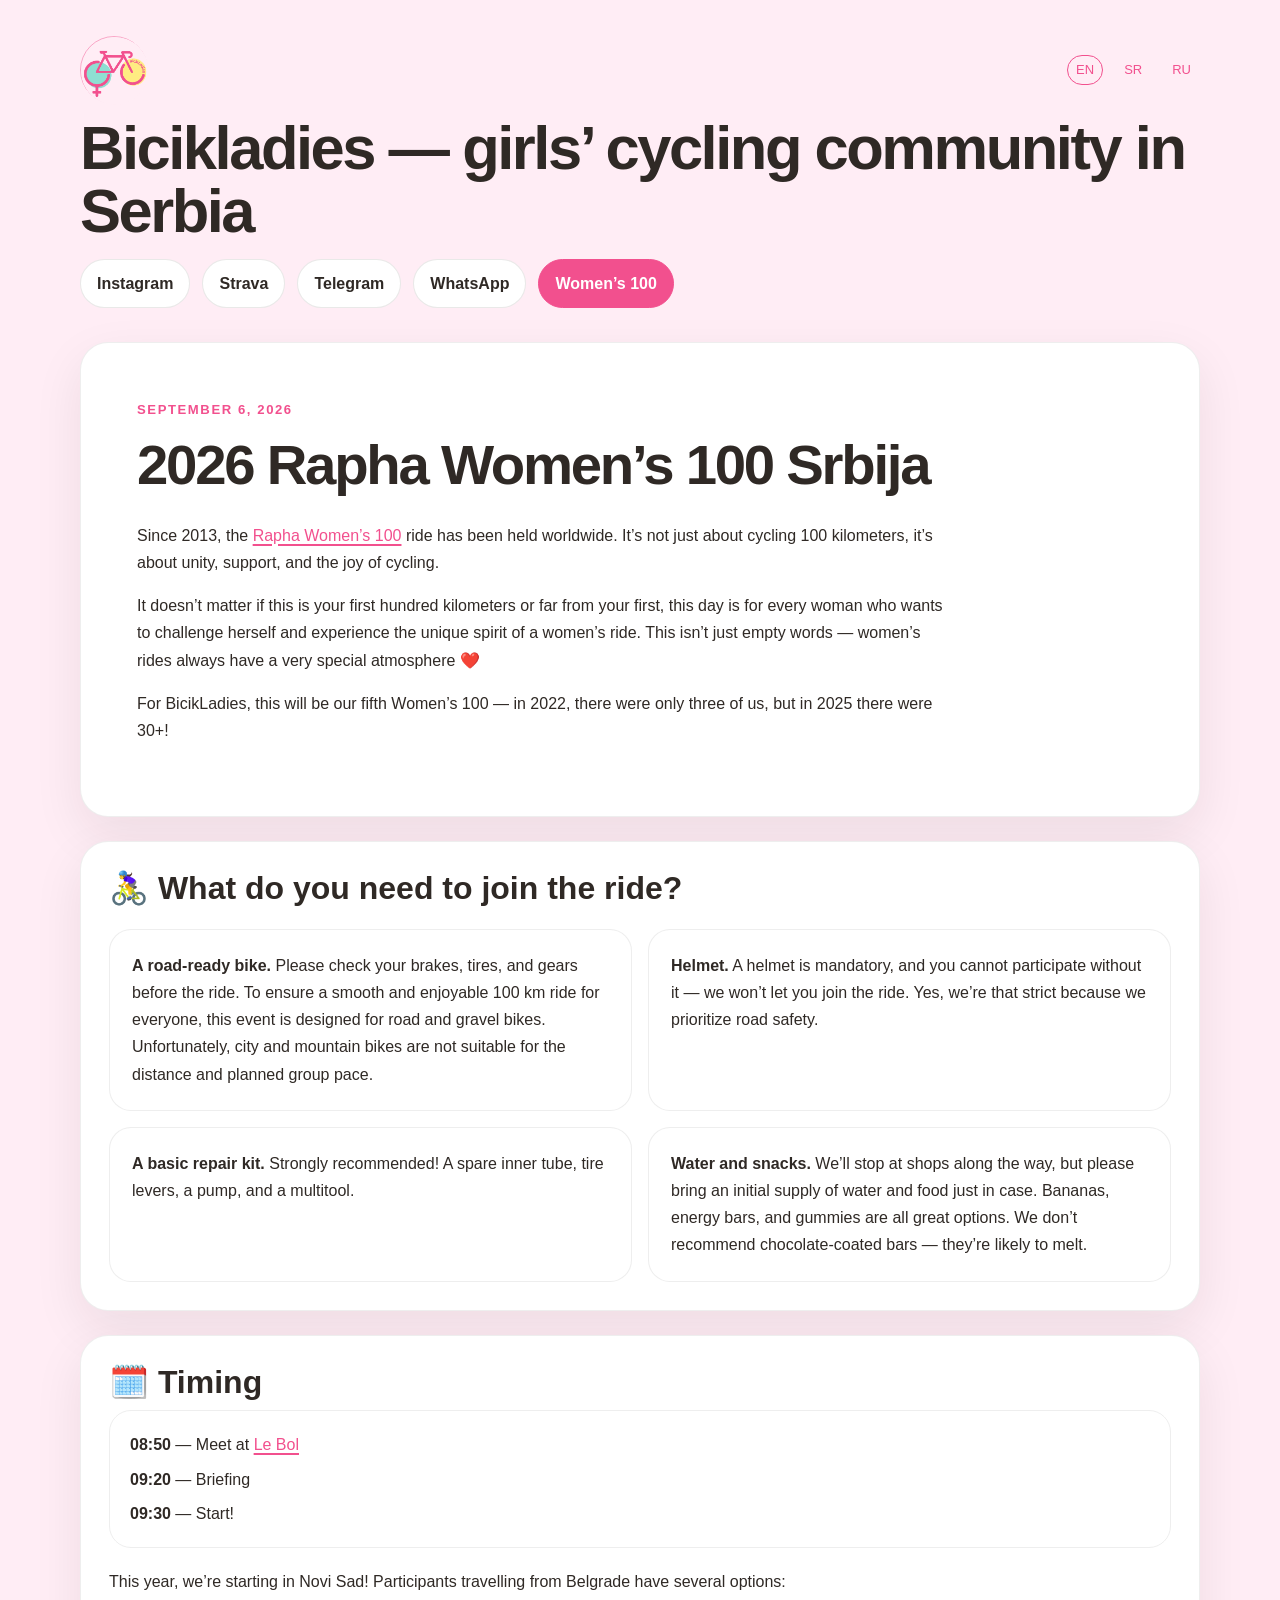
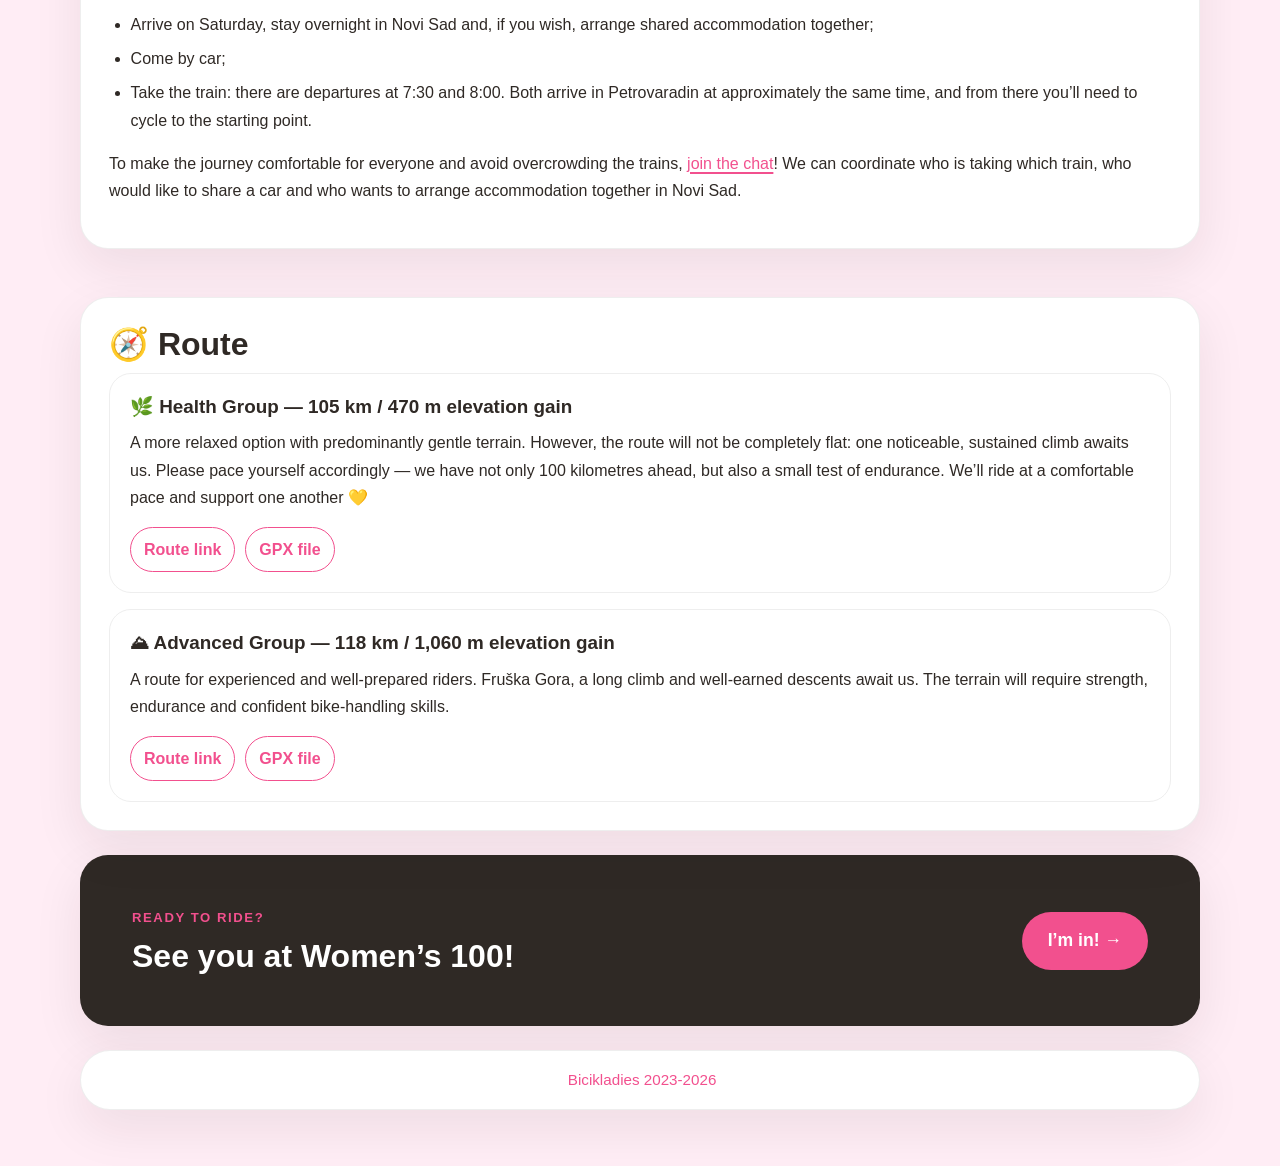
<file: en/womens100/index.html>
<!DOCTYPE html>
<html lang="en">
<head>
  <meta charset="UTF-8" />
  <meta name="viewport" content="width=device-width, initial-scale=1.0" />
  <meta name="description" content="Join BicikLadies for the 2026 Rapha Women’s 100 ride in Serbia." />
  <title>2026 Rapha Women’s 100 Srbija — BicikLadies</title>
  <link rel="stylesheet" href="/styles.css" />
  <link rel="stylesheet" href="/en/womens100/styles.css" />
  <script async src="https://www.googletagmanager.com/gtag/js?id=G-4SY0VFTHNB"></script>
  <script>
    window.dataLayer = window.dataLayer || [];
    function gtag(){dataLayer.push(arguments);}
    gtag('js', new Date());
    gtag('config', 'G-4SY0VFTHNB');
  </script>
  <link rel="icon" href="/favicon.ico" />
</head>
<body>
  <div class="site-shell">
    <main class="page">
      <div class="top-bar">
        <a class="site-logo-link" href="/" aria-label="Bicikladies home">
          <img class="site-logo" src="/assets/bicikladies-logo.png" alt="Bicikladies" />
        </a>
        <div class="lang-switch" aria-label="Language selector">
          <a href="/en/womens100/" aria-current="page">EN</a>
          <a href="/sr/womens100/">SR</a>
          <a href="/ru/womens100/">RU</a>
        </div>
      </div>

      <header>
        <div class="hero-top">
          <h1><a class="home-link" href="/">Bicikladies — girls’ cycling community in Serbia</a></h1>
        </div>

        <nav class="social-bar" aria-label="Social links">
          <a href="https://www.instagram.com/bicikladies/" target="_blank" rel="noopener">Instagram</a>
          <a href="https://www.strava.com/clubs/1158648" target="_blank" rel="noopener">Strava</a>
          <a href="https://t.me/+d1mh5HyXvME1Mjli" target="_blank" rel="noopener">Telegram</a>
          <a href="https://chat.whatsapp.com/FjNdLYyH7yo0ka97eKjAYQ" target="_blank" rel="noopener">WhatsApp</a>
          <a class="event-link" href="/en/womens100/">Women’s 100</a>
        </nav>
      </header>

      <article class="event-page">
        <section class="content-block event-intro">
          <p class="eyebrow">September 6, 2026</p>
          <h2>2026 Rapha Women’s 100 Srbija</h2>
          <p>
            Since 2013, the
            <a href="https://content.rapha.cc/us/en/story/womens100" target="_blank" rel="noopener">Rapha Women’s 100</a>
            ride has been held worldwide. It’s not just about cycling 100 kilometers, it’s about unity, support, and the joy of cycling.
          </p>
          <p>
            It doesn’t matter if this is your first hundred kilometers or far from your first, this day is for every woman who wants to challenge herself and experience the unique spirit of a women’s ride. This isn’t just empty words — women’s rides always have a very special atmosphere ❤️
          </p>
          <p>
            For BicikLadies, this will be our fifth Women’s 100 — in 2022, there were only three of us, but in 2025 there were 30+!
          </p>
        </section>

        <section class="content-block requirements">
          <h2><span aria-hidden="true">🚴‍♀️</span> What do you need to join the ride?</h2>
          <ul class="event-list">
            <li>
              <strong>A road-ready bike.</strong> Please check your brakes, tires, and gears before the ride. To ensure a smooth and enjoyable 100 km ride for everyone, this event is designed for road and gravel bikes. Unfortunately, city and mountain bikes are not suitable for the distance and planned group pace.
            </li>
            <li>
              <strong>Helmet.</strong> A helmet is mandatory, and you cannot participate without it — we won’t let you join the ride. Yes, we’re that strict because we prioritize road safety.
            </li>
            <li>
              <strong>A basic repair kit.</strong> Strongly recommended! A spare inner tube, tire levers, a pump, and a multitool.
            </li>
            <li>
              <strong>Water and snacks.</strong> We’ll stop at shops along the way, but please bring an initial supply of water and food just in case. Bananas, energy bars, and gummies are all great options. We don’t recommend chocolate-coated bars — they’re likely to melt.
            </li>
          </ul>
        </section>

        <div class="event-details route-details-grid stacked-details">
          <section class="content-block detail-card schedule-card">
            <h2><span aria-hidden="true">🗓️</span> Timing</h2>
            <div class="timing-list">
              <p><strong>08:50</strong> — Meet at <a href="https://maps.app.goo.gl/A2stvqo8ccbzv3ps5" target="_blank" rel="noopener">Le Bol</a></p>
              <p><strong>09:20</strong> — Briefing</p>
              <p><strong>09:30</strong> — Start!</p>
            </div>
            <p>This year, we’re starting in Novi Sad! Participants travelling from Belgrade have several options:</p>
            <ul class="travel-options">
              <li>Arrive on Saturday, stay overnight in Novi Sad and, if you wish, arrange shared accommodation together;</li>
              <li>Come by car;</li>
              <li>Take the train: there are departures at 7:30 and 8:00. Both arrive in Petrovaradin at approximately the same time, and from there you’ll need to cycle to the starting point.</li>
            </ul>
            <p>To make the journey comfortable for everyone and avoid overcrowding the trains, <a href="https://t.me/+d1mh5HyXvME1Mjli" target="_blank" rel="noopener">join the chat</a>! We can coordinate who is taking which train, who would like to share a car and who wants to arrange accommodation together in Novi Sad.</p>
          </section>

          <section class="content-block detail-card route-card">
            <h2><span aria-hidden="true">🧭</span> Route</h2>
            <div class="route-option">
              <h3>🌿 Health Group — 105 km / 470 m elevation gain</h3>
              <p>
                A more relaxed option with predominantly gentle terrain. However, the route will not be completely flat: one noticeable, sustained climb awaits us. Please pace yourself accordingly — we have not only 100 kilometres ahead, but also a small test of endurance. We’ll ride at a comfortable pace and support one another 💛
              </p>
              <div class="route-links">
                <a href="https://www.komoot.com/tour/3249073961?share_token=aoXwseeaNLc60tzahbf1mAHzPcwkD7JfyvbdNfzRcXr0l5ADEW&amp;ref=wtd&amp;t_s=referral&amp;t_cid=route_share&amp;t_ref_username=2742729154026" target="_blank" rel="noopener">Route link</a>
                <a href="https://drive.google.com/file/d/1pZ4A8tBY9eiptnUycyyOuoNY3TqVxbtw/view?usp=sharing" target="_blank" rel="noopener">GPX file</a>
              </div>
            </div>

            <div class="route-option">
              <h3>⛰ Advanced Group — 118 km / 1,060 m elevation gain</h3>
              <p>
                A route for experienced and well-prepared riders. Fruška Gora, a long climb and well-earned descents await us. The terrain will require strength, endurance and confident bike-handling skills.
              </p>
              <div class="route-links">
                <a href="https://www.komoot.com/tour/3198893323?share_token=aXZb8n6tQoowbiQgJqvE00ZsymSe20ed3gqHp2XFPAER2GBLCK&amp;ref=wtd&amp;t_s=referral&amp;t_cid=route_share&amp;t_ref_username=2742729154026" target="_blank" rel="noopener">Route link</a>
                <a href="https://drive.google.com/file/d/1XDyP4yoUJ0eRjrBWFIivJ7MI7Ubl1AgX/view?usp=sharing" target="_blank" rel="noopener">GPX file</a>
              </div>
            </div>
          </section>
        </div>

        <section class="join-card">
          <div>
            <p class="eyebrow">Ready to ride?</p>
            <h2>See you at Women’s 100!</h2>
          </div>
          <a class="join-button" href="https://www.strava.com/clubs/1158648/group_events/3519031004372700530/" target="_blank" rel="noopener">I’m in! →</a>
        </section>
      </article>

      <footer>&nbsp;Bicikladies&nbsp;2023-2026</footer>
    </main>
  </div>
</body>
</html>
</file>
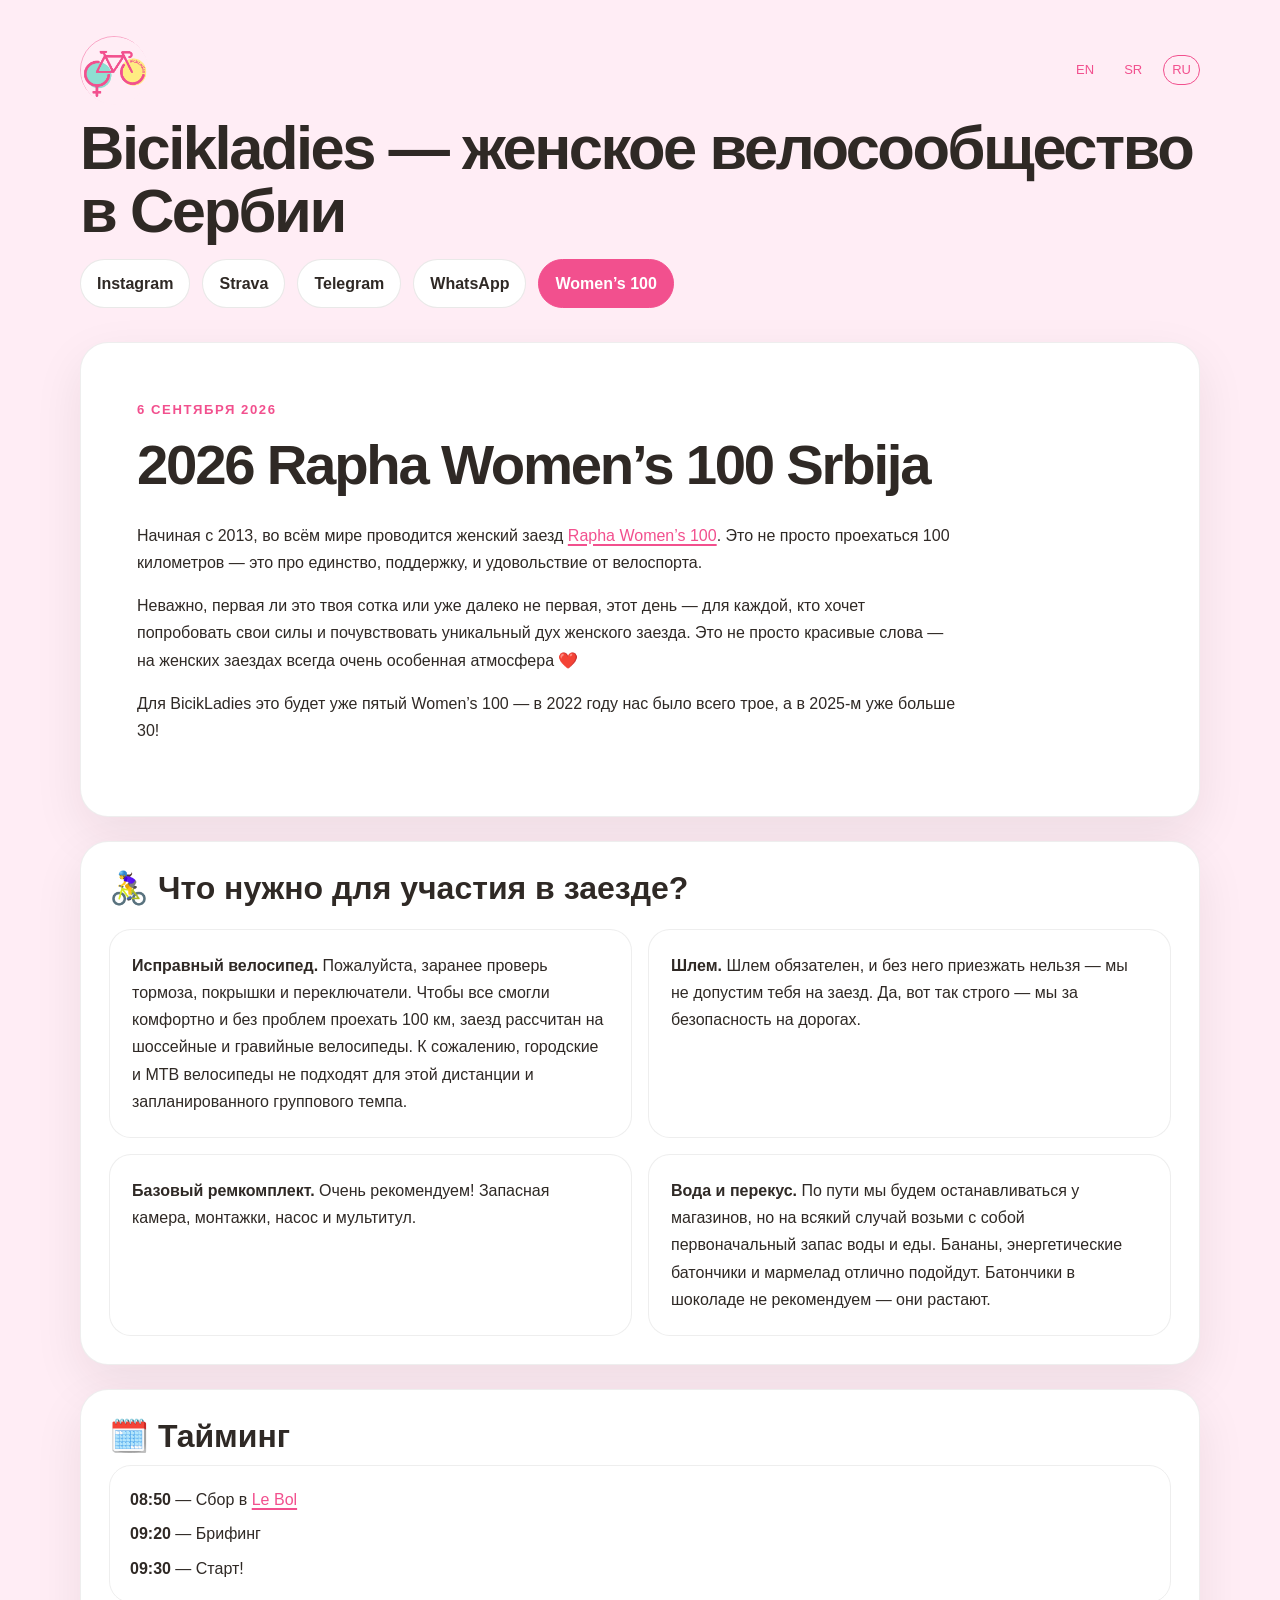
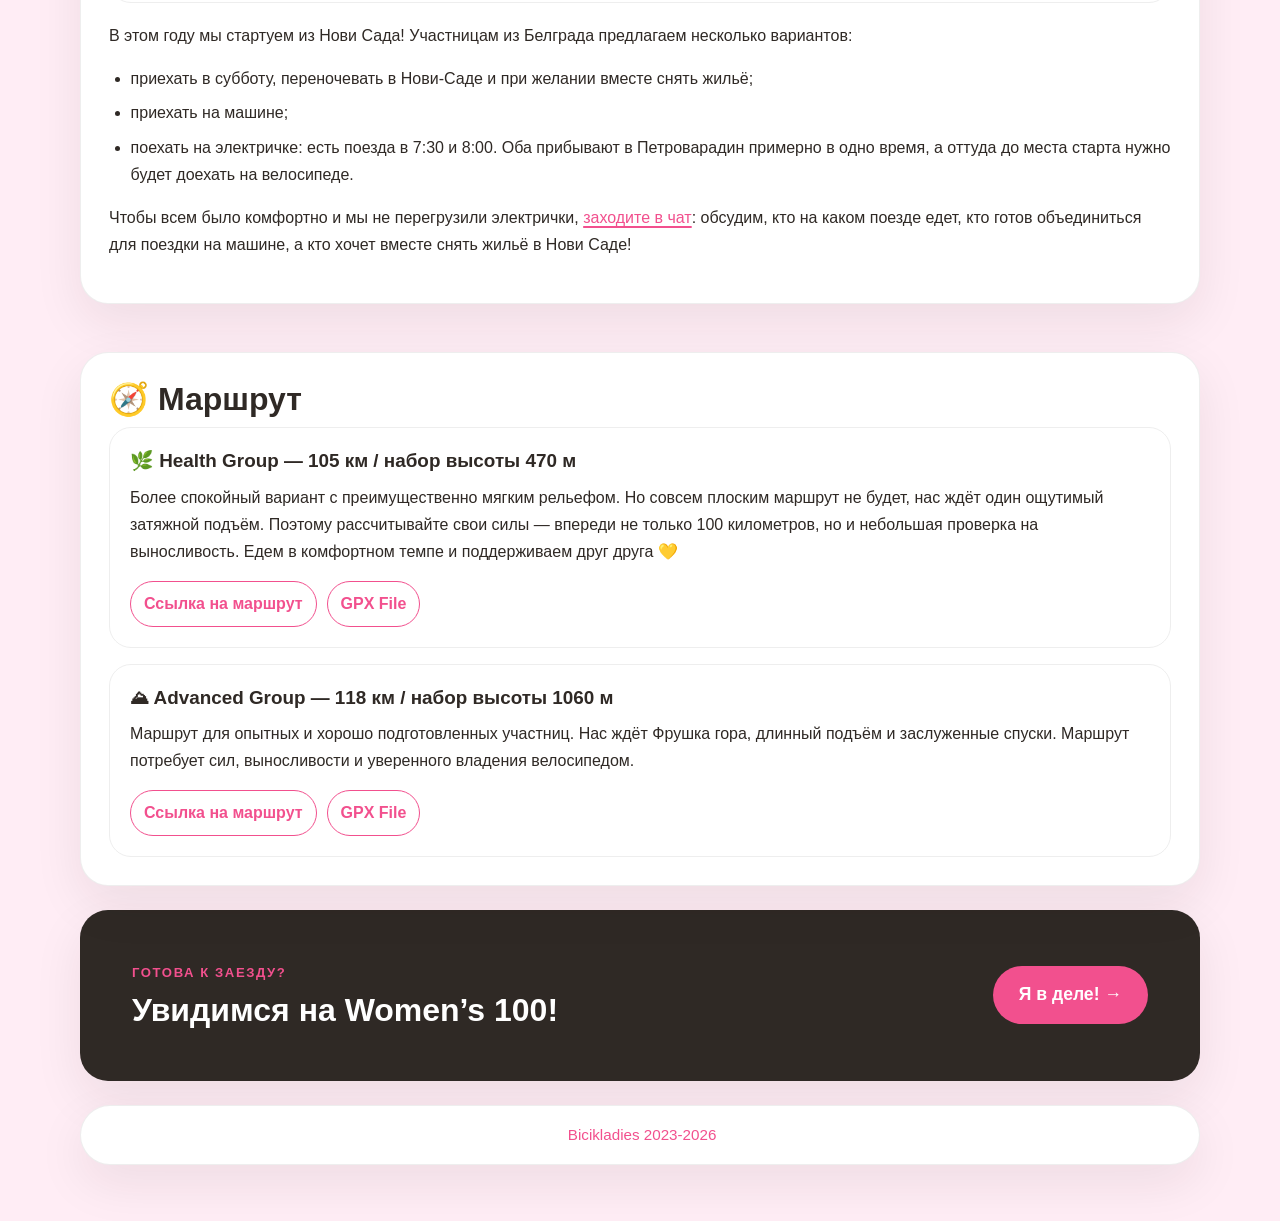
<file: ru/womens100/index.html>
<!DOCTYPE html>
<html lang="ru">
<head>
  <meta charset="UTF-8" />
  <meta name="viewport" content="width=device-width, initial-scale=1.0" />
  <meta name="description" content="Присоединяйся к BicikLadies на заезде Rapha Women’s 100 Srbija 2026." />
  <title>2026 Rapha Women’s 100 Srbija — BicikLadies</title>
  <link rel="stylesheet" href="/styles.css" />
  <link rel="stylesheet" href="/en/womens100/styles.css" />
  <script async src="https://www.googletagmanager.com/gtag/js?id=G-4SY0VFTHNB"></script>
  <script>
    window.dataLayer = window.dataLayer || [];
    function gtag(){dataLayer.push(arguments);}
    gtag('js', new Date());
    gtag('config', 'G-4SY0VFTHNB');
  </script>
  <link rel="icon" href="/favicon.ico" />
</head>
<body>
  <div class="site-shell">
    <main class="page">
      <div class="top-bar">
        <a class="site-logo-link" href="/ru/" aria-label="Главная страница Bicikladies">
          <img class="site-logo" src="/assets/bicikladies-logo.png" alt="Bicikladies" />
        </a>
        <div class="lang-switch" aria-label="Выбор языка">
          <a href="/en/womens100/">EN</a>
          <a href="/sr/womens100/">SR</a>
          <a href="/ru/womens100/" aria-current="page">RU</a>
        </div>
      </div>

      <header>
        <div class="hero-top">
          <h1><a class="home-link" href="/ru/">Bicikladies — женское велосообщество в Сербии</a></h1>
        </div>

        <nav class="social-bar" aria-label="Ссылки на соцсети">
          <a href="https://www.instagram.com/bicikladies/" target="_blank" rel="noopener">Instagram</a>
          <a href="https://www.strava.com/clubs/1158648" target="_blank" rel="noopener">Strava</a>
          <a href="https://t.me/+d1mh5HyXvME1Mjli" target="_blank" rel="noopener">Telegram</a>
          <a href="https://chat.whatsapp.com/FjNdLYyH7yo0ka97eKjAYQ" target="_blank" rel="noopener">WhatsApp</a>
          <a class="event-link" href="/ru/womens100/">Women’s 100</a>
        </nav>
      </header>

      <article class="event-page">
        <section class="content-block event-intro">
          <p class="eyebrow">6 сентября 2026</p>
          <h2>2026 Rapha Women’s 100 Srbija</h2>
          <p>
            Начиная с 2013, во всём мире проводится женский заезд
            <a href="https://content.rapha.cc/us/en/story/womens100" target="_blank" rel="noopener">Rapha Women’s 100</a>. Это не просто проехаться 100 километров — это про единство, поддержку, и удовольствие от велоспорта.
          </p>
          <p>
            Неважно, первая ли это твоя сотка или уже далеко не первая, этот день — для каждой, кто хочет попробовать свои силы и почувствовать уникальный дух женского заезда. Это не просто красивые слова — на женских заездах всегда очень особенная атмосфера ❤️
          </p>
          <p>
            Для BicikLadies это будет уже пятый Women’s 100 — в 2022 году нас было всего трое, а в 2025-м уже больше 30!
          </p>
        </section>

        <section class="content-block requirements">
          <h2><span aria-hidden="true">🚴‍♀️</span> Что нужно для участия в заезде?</h2>
          <ul class="event-list">
            <li>
              <strong>Исправный велосипед.</strong> Пожалуйста, заранее проверь тормоза, покрышки и переключатели. Чтобы все смогли комфортно и без проблем проехать 100 км, заезд рассчитан на шоссейные и гравийные велосипеды. К сожалению, городские и MTB велосипеды не подходят для этой дистанции и запланированного группового темпа.
            </li>
            <li>
              <strong>Шлем.</strong> Шлем обязателен, и без него приезжать нельзя — мы не допустим тебя на заезд. Да, вот так строго — мы за безопасность на дорогах.
            </li>
            <li>
              <strong>Базовый ремкомплект.</strong> Очень рекомендуем! Запасная камера, монтажки, насос и мультитул.
            </li>
            <li>
              <strong>Вода и перекус.</strong> По пути мы будем останавливаться у магазинов, но на всякий случай возьми с собой первоначальный запас воды и еды. Бананы, энергетические батончики и мармелад отлично подойдут. Батончики в шоколаде не рекомендуем — они растают.
            </li>
          </ul>
        </section>

        <div class="event-details route-details-grid stacked-details">
          <section class="content-block detail-card schedule-card">
            <h2><span aria-hidden="true">🗓️</span> Тайминг</h2>
            <div class="timing-list">
              <p><strong>08:50</strong> — Сбор в <a href="https://maps.app.goo.gl/A2stvqo8ccbzv3ps5" target="_blank" rel="noopener">Le Bol</a></p>
              <p><strong>09:20</strong> — Брифинг</p>
              <p><strong>09:30</strong> — Старт!</p>
            </div>
            <p>В этом году мы стартуем из Нови Сада! Участницам из Белграда предлагаем несколько вариантов:</p>
            <ul class="travel-options">
              <li>приехать в субботу, переночевать в Нови-Саде и при желании вместе снять жильё;</li>
              <li>приехать на машине;</li>
              <li>поехать на электричке: есть поезда в 7:30 и 8:00. Оба прибывают в Петроварадин примерно в одно время, а оттуда до места старта нужно будет доехать на велосипеде.</li>
            </ul>
            <p>Чтобы всем было комфортно и мы не перегрузили электрички, <a href="https://t.me/+d1mh5HyXvME1Mjli" target="_blank" rel="noopener">заходите в чат</a>: обсудим, кто на каком поезде едет, кто готов объединиться для поездки на машине, а кто хочет вместе снять жильё в Нови Саде!</p>
          </section>

          <section class="content-block detail-card route-card">
            <h2><span aria-hidden="true">🧭</span> Маршрут</h2>
            <div class="route-option">
              <h3>🌿 Health Group — 105 км / набор высоты 470 м</h3>
              <p>
                Более спокойный вариант с преимущественно мягким рельефом. Но совсем плоским маршрут не будет, нас ждёт один ощутимый затяжной подъём. Поэтому рассчитывайте свои силы — впереди не только 100 километров, но и небольшая проверка на выносливость. Едем в комфортном темпе и поддерживаем друг друга 💛
              </p>
              <p class="route-links">
                <a href="https://www.komoot.com/tour/3249073961?share_token=aoXwseeaNLc60tzahbf1mAHzPcwkD7JfyvbdNfzRcXr0l5ADEW&amp;ref=wtd&amp;t_s=referral&amp;t_cid=route_share&amp;t_ref_username=2742729154026" target="_blank" rel="noopener">Ссылка на маршрут</a>
                <a href="https://drive.google.com/file/d/1pZ4A8tBY9eiptnUycyyOuoNY3TqVxbtw/view?usp=sharing" target="_blank" rel="noopener">GPX File</a>
              </p>
            </div>

            <div class="route-option">
              <h3>⛰ Advanced Group — 118 км / набор высоты 1060 м</h3>
              <p>
                Маршрут для опытных и хорошо подготовленных участниц. Нас ждёт Фрушка гора, длинный подъём и заслуженные спуски. Маршрут потребует сил, выносливости и уверенного владения велосипедом.
              </p>
              <p class="route-links">
                <a href="https://www.komoot.com/tour/3198893323?share_token=aXZb8n6tQoowbiQgJqvE00ZsymSe20ed3gqHp2XFPAER2GBLCK&amp;ref=wtd&amp;t_s=referral&amp;t_cid=route_share&amp;t_ref_username=2742729154026" target="_blank" rel="noopener">Ссылка на маршрут</a>
                <a href="https://drive.google.com/file/d/1XDyP4yoUJ0eRjrBWFIivJ7MI7Ubl1AgX/view?usp=sharing" target="_blank" rel="noopener">GPX File</a>
              </p>
            </div>
          </section>
        </div>

        <section class="join-card">
          <div>
            <p class="eyebrow">Готова к заезду?</p>
            <h2>Увидимся на Women’s 100!</h2>
          </div>
          <a class="join-button" href="https://www.strava.com/clubs/1158648/group_events/3519031004372700530/" target="_blank" rel="noopener">Я в деле! →</a>
        </section>
      </article>

      <footer>&nbsp;Bicikladies&nbsp;2023-2026</footer>
    </main>
  </div>
</body>
</html>
</file>
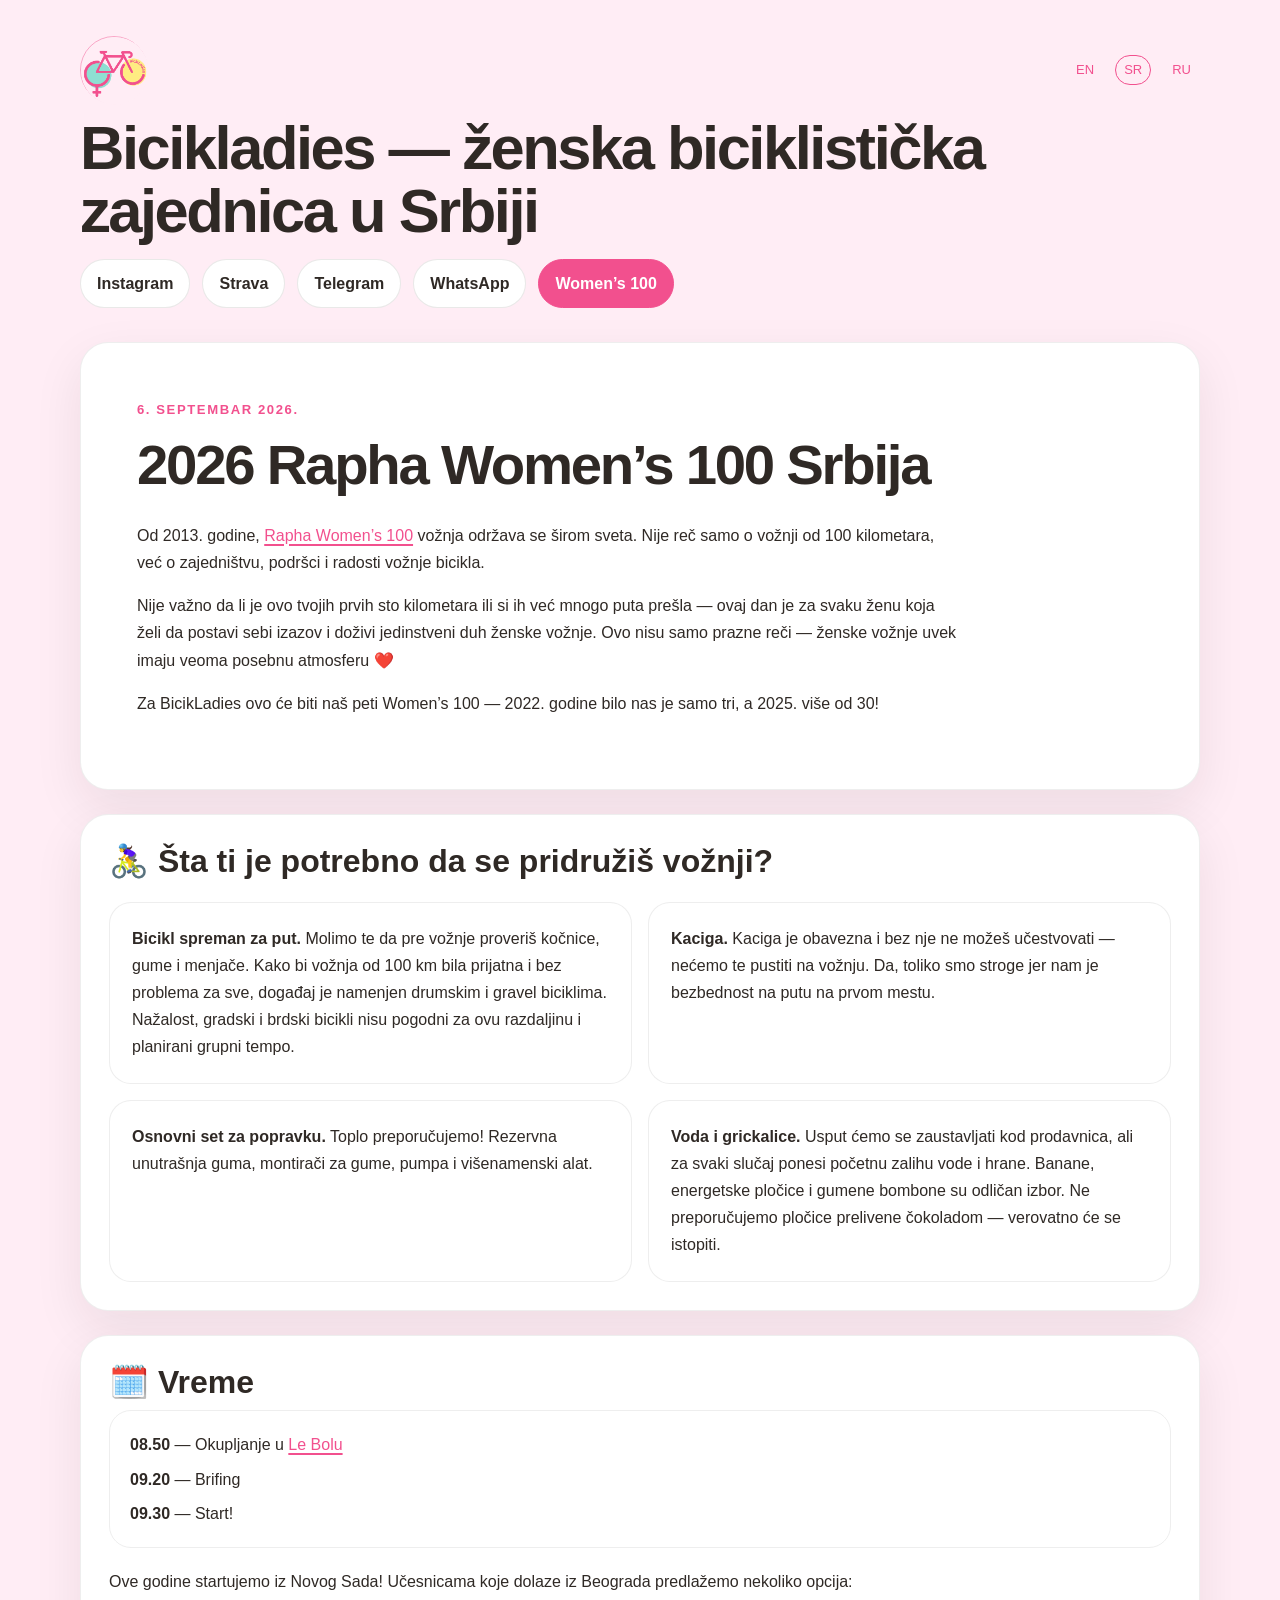
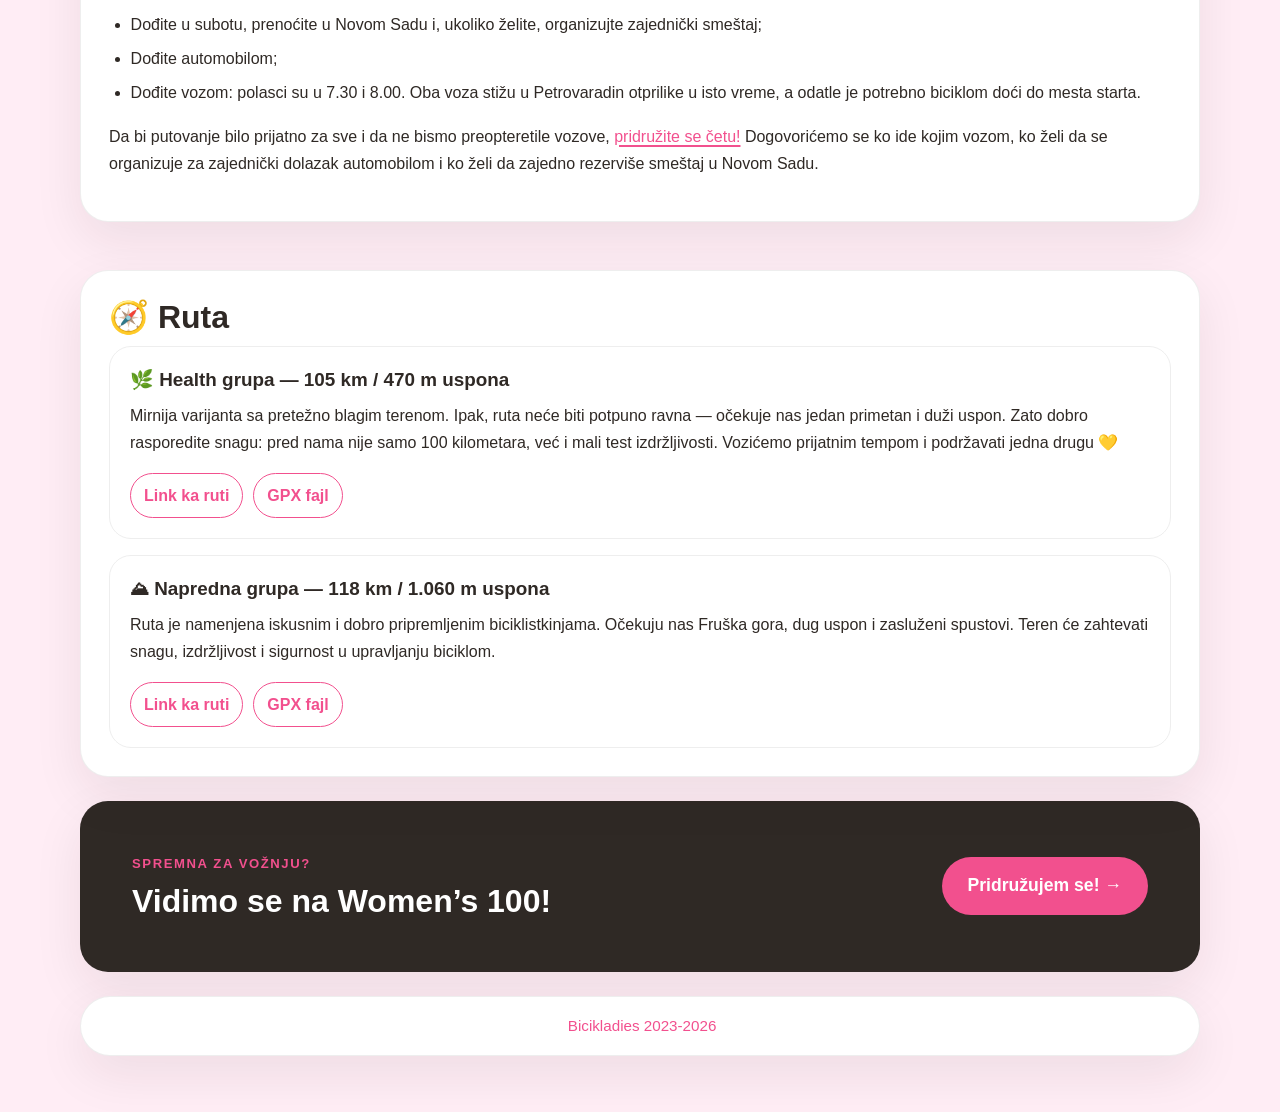
<file: sr/womens100/index.html>
<!DOCTYPE html>
<html lang="sr">
<head>
  <meta charset="UTF-8" />
  <meta name="viewport" content="width=device-width, initial-scale=1.0" />
  <meta name="description" content="Pridruži se BicikLadies zajednici na vožnji Rapha Women’s 100 Srbija 2026." />
  <title>2026 Rapha Women’s 100 Srbija — BicikLadies</title>
  <link rel="stylesheet" href="/styles.css" />
  <link rel="stylesheet" href="/en/womens100/styles.css" />
  <script async src="https://www.googletagmanager.com/gtag/js?id=G-4SY0VFTHNB"></script>
  <script>
    window.dataLayer = window.dataLayer || [];
    function gtag(){dataLayer.push(arguments);}
    gtag('js', new Date());
    gtag('config', 'G-4SY0VFTHNB');
  </script>
  <link rel="icon" href="/favicon.ico" />
</head>
<body>
  <div class="site-shell">
    <main class="page">
      <div class="top-bar">
        <a class="site-logo-link" href="/sr/" aria-label="Bicikladies početna strana">
          <img class="site-logo" src="/assets/bicikladies-logo.png" alt="Bicikladies" />
        </a>
        <div class="lang-switch" aria-label="Izbor jezika">
          <a href="/en/womens100/">EN</a>
          <a href="/sr/womens100/" aria-current="page">SR</a>
          <a href="/ru/womens100/">RU</a>
        </div>
      </div>

      <header>
        <div class="hero-top">
          <h1><a class="home-link" href="/sr/">Bicikladies — ženska biciklistička zajednica u Srbiji</a></h1>
        </div>

        <nav class="social-bar" aria-label="Linkovi ka društvenim mrežama">
          <a href="https://www.instagram.com/bicikladies/" target="_blank" rel="noopener">Instagram</a>
          <a href="https://www.strava.com/clubs/1158648" target="_blank" rel="noopener">Strava</a>
          <a href="https://t.me/+d1mh5HyXvME1Mjli" target="_blank" rel="noopener">Telegram</a>
          <a href="https://chat.whatsapp.com/FjNdLYyH7yo0ka97eKjAYQ" target="_blank" rel="noopener">WhatsApp</a>
          <a class="event-link" href="/sr/womens100/">Women’s 100</a>
        </nav>
      </header>

      <article class="event-page">
        <section class="content-block event-intro">
          <p class="eyebrow">6. septembar 2026.</p>
          <h2>2026 Rapha Women’s 100 Srbija</h2>
          <p>
            Od 2013. godine,
            <a href="https://content.rapha.cc/us/en/story/womens100" target="_blank" rel="noopener">Rapha Women’s 100</a>
            vožnja održava se širom sveta. Nije reč samo o vožnji od 100 kilometara, već o zajedništvu, podršci i radosti vožnje bicikla.
          </p>
          <p>
            Nije važno da li je ovo tvojih prvih sto kilometara ili si ih već mnogo puta prešla — ovaj dan je za svaku ženu koja želi da postavi sebi izazov i doživi jedinstveni duh ženske vožnje. Ovo nisu samo prazne reči — ženske vožnje uvek imaju veoma posebnu atmosferu ❤️
          </p>
          <p>
            Za BicikLadies ovo će biti naš peti Women’s 100 — 2022. godine bilo nas je samo tri, a 2025. više od 30!
          </p>
        </section>

        <section class="content-block requirements">
          <h2><span aria-hidden="true">🚴‍♀️</span> Šta ti je potrebno da se pridružiš vožnji?</h2>
          <ul class="event-list">
            <li>
              <strong>Bicikl spreman za put.</strong> Molimo te da pre vožnje proveriš kočnice, gume i menjače. Kako bi vožnja od 100 km bila prijatna i bez problema za sve, događaj je namenjen drumskim i gravel biciklima. Nažalost, gradski i brdski bicikli nisu pogodni za ovu razdaljinu i planirani grupni tempo.
            </li>
            <li>
              <strong>Kaciga.</strong> Kaciga je obavezna i bez nje ne možeš učestvovati — nećemo te pustiti na vožnju. Da, toliko smo stroge jer nam je bezbednost na putu na prvom mestu.
            </li>
            <li>
              <strong>Osnovni set za popravku.</strong> Toplo preporučujemo! Rezervna unutrašnja guma, montirači za gume, pumpa i višenamenski alat.
            </li>
            <li>
              <strong>Voda i grickalice.</strong> Usput ćemo se zaustavljati kod prodavnica, ali za svaki slučaj ponesi početnu zalihu vode i hrane. Banane, energetske pločice i gumene bombone su odličan izbor. Ne preporučujemo pločice prelivene čokoladom — verovatno će se istopiti.
            </li>
          </ul>
        </section>

        <div class="event-details route-details-grid stacked-details">
          <section class="content-block detail-card schedule-card">
            <h2><span aria-hidden="true">🗓️</span> Vreme</h2>
            <div class="timing-list">
              <p><strong>08.50</strong> — Okupljanje u <a href="https://maps.app.goo.gl/A2stvqo8ccbzv3ps5" target="_blank" rel="noopener">Le Bolu</a></p>
              <p><strong>09.20</strong> — Brifing</p>
              <p><strong>09.30</strong> — Start!</p>
            </div>
            <p>Ove godine startujemo iz Novog Sada! Učesnicama koje dolaze iz Beograda predlažemo nekoliko opcija:</p>
            <ul class="travel-options">
              <li>Dođite u subotu, prenoćite u Novom Sadu i, ukoliko želite, organizujte zajednički smeštaj;</li>
              <li>Dođite automobilom;</li>
              <li>Dođite vozom: polasci su u 7.30 i 8.00. Oba voza stižu u Petrovaradin otprilike u isto vreme, a odatle je potrebno biciklom doći do mesta starta.</li>
            </ul>
            <p>Da bi putovanje bilo prijatno za sve i da ne bismo preopteretile vozove, <a href="https://t.me/+d1mh5HyXvME1Mjli" target="_blank" rel="noopener">pridružite se četu!</a> Dogovorićemo se ko ide kojim vozom, ko želi da se organizuje za zajednički dolazak automobilom i ko želi da zajedno rezerviše smeštaj u Novom Sadu.</p>
          </section>

          <section class="content-block detail-card route-card">
            <h2><span aria-hidden="true">🧭</span> Ruta</h2>
            <div class="route-option">
              <h3>🌿 Health grupa — 105 km / 470 m uspona</h3>
              <p>
                Mirnija varijanta sa pretežno blagim terenom. Ipak, ruta neće biti potpuno ravna — očekuje nas jedan primetan i duži uspon. Zato dobro rasporedite snagu: pred nama nije samo 100 kilometara, već i mali test izdržljivosti. Vozićemo prijatnim tempom i podržavati jedna drugu 💛
              </p>
              <div class="route-links">
                <a href="https://www.komoot.com/tour/3249073961?share_token=aoXwseeaNLc60tzahbf1mAHzPcwkD7JfyvbdNfzRcXr0l5ADEW&amp;ref=wtd&amp;t_s=referral&amp;t_cid=route_share&amp;t_ref_username=2742729154026" target="_blank" rel="noopener">Link ka ruti</a>
                <a href="https://drive.google.com/file/d/1pZ4A8tBY9eiptnUycyyOuoNY3TqVxbtw/view?usp=sharing" target="_blank" rel="noopener">GPX fajl</a>
              </div>
            </div>

            <div class="route-option">
              <h3>⛰ Napredna grupa — 118 km / 1.060 m uspona</h3>
              <p>
                Ruta je namenjena iskusnim i dobro pripremljenim biciklistkinjama. Očekuju nas Fruška gora, dug uspon i zasluženi spustovi. Teren će zahtevati snagu, izdržljivost i sigurnost u upravljanju biciklom.
              </p>
              <div class="route-links">
                <a href="https://www.komoot.com/tour/3198893323?share_token=aXZb8n6tQoowbiQgJqvE00ZsymSe20ed3gqHp2XFPAER2GBLCK&amp;ref=wtd&amp;t_s=referral&amp;t_cid=route_share&amp;t_ref_username=2742729154026" target="_blank" rel="noopener">Link ka ruti</a>
                <a href="https://drive.google.com/file/d/1XDyP4yoUJ0eRjrBWFIivJ7MI7Ubl1AgX/view?usp=sharing" target="_blank" rel="noopener">GPX fajl</a>
              </div>
            </div>
          </section>
        </div>

        <section class="join-card">
          <div>
            <p class="eyebrow">Spremna za vožnju?</p>
            <h2>Vidimo se na Women’s 100!</h2>
          </div>
          <a class="join-button" href="https://www.strava.com/clubs/1158648/group_events/3519031004372700530/" target="_blank" rel="noopener">Pridružujem se! →</a>
        </section>
      </article>

      <footer>&nbsp;Bicikladies&nbsp;2023-2026</footer>
    </main>
  </div>
</body>
</html>
</file>
<file: styles.css>
:root {
  --bg: #ffedf5;
  --paper: #ffffff;
  --paper-soft: #ffffff;
  --text: #2f2925;
  --muted: #6f665f;
  --line: rgba(47, 41, 37, 0.08);
  --accent: #f2508e;
  --shadow: 0 18px 50px rgba(34, 28, 24, 0.08);
  --radius-xl: 28px;
  --radius-lg: 22px;
  --radius-md: 16px;
}

* {
  box-sizing: border-box;
}

body {
  margin: 0;
  padding: 0;
  font-family: Inter, -apple-system, BlinkMacSystemFont, 'Segoe UI', Roboto,
    Oxygen, Ubuntu, Cantarell, 'Open Sans', 'Helvetica Neue', sans-serif;
  background: var(--bg);
  color: var(--text);
  line-height: 1.7;
}

img {
  display: block;
  width: 100%;
  height: 100%;
  object-fit: cover;
}

.site-shell {
  padding: 36px 18px 56px;
}

.page {
  max-width: 1120px;
  margin: 0 auto;
}

/* HERO */

.hero-top {
  display: flex;
  justify-content: space-between;
  align-items: flex-start;
  gap: 20px;
  margin-bottom: 16px;
  flex-wrap: nowrap;
}

.hero-top h1 {
  flex: 1;
  min-width: 0;
}

/* LANGUAGE */

.top-bar {
  display: flex;
  align-items: center;
  justify-content: space-between;
  min-height: 68px;
  margin-bottom: 12px;
}

.site-logo-link {
  display: block;
  flex: 0 0 auto;
  width: 68px;
  height: 68px;
  border: 1px solid rgba(242, 80, 142, 0.45);
  border-radius: 50%;
  transition: transform 0.2s ease;
}

.site-logo-link:hover {
  transform: translateY(-2px);
}

.site-logo {
  width: 68px;
  height: 68px;
  border-radius: 50%;
  object-fit: contain;
}

.lang-switch {
  display: flex;
  gap: 12px;
  font-size: 13px;
}

.lang-switch a {
  padding: 3px 8px;
  border: 1px solid transparent;
  border-radius: 999px;
  text-decoration: none;
  color: var(--accent);
  font-weight: 500;
}

.lang-switch a[aria-current="page"] {
  border-color: var(--accent);
}

.lang-switch a:hover {
  opacity: 0.6;
}

/* SUPPORT */

.support-button {
  display: inline-flex;
  align-items: center;
  justify-content: center;
  padding: 12px 20px;
  background: #111;
  color: white;
  text-decoration: none;
  border-radius: 999px;
  border: none;
  font-size: 14px;
  transition: all 0.2s ease;
  white-space: nowrap;
  flex-shrink: 0;
}

.support-button:hover {
  background: var(--accent);
}

/* SOCIAL */

.social-bar {
  display: flex;
  flex-wrap: wrap;
  gap: 12px;
  margin: 0 0 28px;
}

.social-bar a {
  display: inline-flex;
  align-items: center;
  justify-content: center;
  min-height: 44px;
  padding: 10px 16px;
  border-radius: 999px;
  border: 1px solid rgba(47, 41, 37, 0.1);
  background: #fff;
  color: var(--text);
  text-decoration: none;
  font-weight: 600;
  transition: all 0.2s ease;
}

.social-bar a:hover {
  color: var(--accent);
  border-color: var(--accent);
}

.social-bar a.event-link,
.social-bar a.event-link:hover {
  background: var(--accent);
  color: #fff;
  border-color: var(--accent);
}

/* CONTENT */

.content-block,
footer {
  background: #ffffff;
  border: 1px solid var(--line);
  box-shadow: var(--shadow);
}

.content-block {
  border-radius: var(--radius-xl);
  padding: 28px;
  margin-bottom: 24px;
}

h1 {
  margin: 0;
  font-size: clamp(2.4rem, 4.8vw, 4.6rem);
  line-height: 1.03;
  letter-spacing: -0.04em;
}

h2 {
  margin: 0 0 10px;
  font-size: clamp(1.55rem, 2.5vw, 2.15rem);
  line-height: 1.15;
}

.lead {
  margin: 0 0 18px;
  font-size: 1.28rem;
  font-weight: 600;
}

p {
  margin: 0 0 16px;
}

/* GRID */

.intro-grid,
.doubt-grid {
  display: grid;
  grid-template-columns: minmax(0, 1.1fr) minmax(320px, 0.9fr);
  gap: 24px;
}

.image-stack {
  display: grid;
  gap: 16px;
}

.image-stack img,
.single-image img {
  border-radius: calc(var(--radius-xl) - 10px);
}

/* CARDS */

.feature-list {
  display: grid;
  grid-template-columns: repeat(2, 1fr);
  gap: 16px;
  list-style: none;
  padding: 0;
}

.feature-card {
  padding: 22px;
  border-radius: var(--radius-lg);
  background: #ffffff;
  border: 1px solid var(--line);
}

.text-card,
.connect-card {
  padding: 26px;
  border-radius: var(--radius-lg);
  background: #ffffff;
  border: 1px solid var(--line);
}

/* LINKS */

.links {
  display: flex;
  flex-wrap: wrap;
  gap: 12px;
  margin-top: 18px;
  list-style: none;
  padding: 0;
}

.links a {
  display: inline-flex;
  align-items: center;
  justify-content: center;
  min-height: 42px;
  padding: 10px 14px;
  border-radius: 999px;
  background: #ffffff;
  border: 1px solid var(--line);
  color: var(--text);
  text-decoration: none;
  font-weight: 600;
  transition: all 0.2s ease;
}

.links a:hover {
  color: var(--accent);
  border-color: var(--accent);
}

/* FOOTER */

footer {
  border-radius: 999px;
  padding: 16px 22px;
  text-align: center;
  color: #f2508e;
  font-size: 0.95rem;
}

/* RESPONSIVE */

@media (max-width: 900px) {
  .intro-grid,
  .doubt-grid,
  .feature-list {
    grid-template-columns: 1fr;
  }
}

@media (max-width: 768px) {
  .hero-top {
    flex-direction: column;
  }
}

@media (max-width: 640px) {
  .top-bar {
    min-height: 56px;
  }

  .site-logo-link,
  .site-logo {
    width: 56px;
    height: 56px;
  }

  .site-shell {
    padding: 18px 12px 32px;
  }

  .content-block {
    padding: 22px;
  }

  .feature-card,
  .text-card,
  .connect-card {
    padding: 20px;
  }

  .lead {
    font-size: 1.12rem;
  }
}
</file>
<file: en/womens100/styles.css>
.event-page {
  margin-top: 34px;
}

.home-link {
  color: inherit;
  text-decoration: none;
}

.home-link:hover {
  color: var(--accent);
}

.event-page a:not(.join-button) {
  color: var(--accent);
  text-decoration-thickness: 2px;
  text-underline-offset: 3px;
}

.event-intro {
  padding: clamp(28px, 5vw, 56px);
}

.event-intro h2 {
  max-width: 880px;
  margin-bottom: 24px;
  font-size: clamp(2rem, 4.4vw, 3.85rem);
  letter-spacing: -0.04em;
}

.event-intro > p:not(.eyebrow) {
  max-width: 820px;
}

.eyebrow {
  margin-bottom: 12px;
  color: var(--accent);
  font-size: 0.82rem;
  font-weight: 800;
  letter-spacing: 0.12em;
  text-transform: uppercase;
}

.requirements h2 {
  margin-bottom: 22px;
}

.event-list {
  display: grid;
  grid-template-columns: repeat(2, minmax(0, 1fr));
  gap: 16px;
  margin: 0;
  padding: 0;
  list-style: none;
}

.event-list li {
  padding: 22px;
  border: 1px solid var(--line);
  border-radius: var(--radius-lg);
  background: #fff;
}

.event-details {
  display: grid;
  grid-template-columns: repeat(2, minmax(0, 1fr));
  gap: 24px;
}

.detail-card {
  min-height: 220px;
}

.route-details-grid {
  grid-template-columns: minmax(230px, 0.45fr) minmax(0, 1.55fr);
  align-items: start;
}

.stacked-details {
  grid-template-columns: 1fr;
}

.timing-list {
  display: grid;
  gap: 0.45rem;
  margin-bottom: 1.2rem;
  padding: 20px;
  border: 1px solid var(--line);
  border-radius: var(--radius-lg);
}

.timing-list p {
  margin: 0;
}

.travel-options {
  margin: 0.65rem 0 1rem;
  padding-left: 1.35rem;
}

.travel-options li + li {
  margin-top: 0.45rem;
}

.route-card h3 {
  margin: 0 0 10px;
  font-size: 1.18rem;
  line-height: 1.35;
}

.route-option {
  padding: 20px;
  border: 1px solid var(--line);
  border-radius: var(--radius-lg);
}

.route-option + .route-option {
  margin-top: 16px;
}

.route-option p:last-child {
  margin-bottom: 0;
}

.route-links {
  display: flex;
  flex-wrap: wrap;
  gap: 10px;
}

.route-links a {
  display: inline-flex;
  align-items: center;
  min-height: 40px;
  padding: 8px 13px;
  border: 1px solid var(--accent);
  border-radius: 999px;
  text-decoration: none;
  font-weight: 700;
}

.route-links a:hover {
  background: var(--accent);
  color: white;
}

.muted {
  color: var(--muted);
}

.join-card {
  display: flex;
  align-items: center;
  justify-content: space-between;
  gap: 24px;
  margin-bottom: 24px;
  padding: clamp(28px, 5vw, 52px);
  border-radius: var(--radius-xl);
  background: var(--text);
  color: white;
  box-shadow: var(--shadow);
}

.join-card h2,
.join-card p {
  margin: 0;
}

.join-card .eyebrow {
  margin-bottom: 8px;
}

.join-button {
  display: inline-flex;
  align-items: center;
  justify-content: center;
  min-height: 58px;
  padding: 14px 26px;
  border-radius: 999px;
  background: var(--accent);
  color: white;
  font-size: 1.1rem;
  font-weight: 800;
  text-decoration: none;
  white-space: nowrap;
  transition: transform 0.2s ease, background 0.2s ease;
}

.join-button:hover {
  transform: translateY(-2px);
  background: #ff6ca3;
}

@media (max-width: 760px) {
  .event-list,
  .event-details,
  .route-details-grid {
    grid-template-columns: 1fr;
  }

  .join-card {
    align-items: flex-start;
    flex-direction: column;
  }
}

@media (max-width: 480px) {
  .event-page {
    margin-top: 26px;
  }

  .event-list li {
    padding: 18px;
  }

  .join-button {
    width: 100%;
  }
}
</file>
